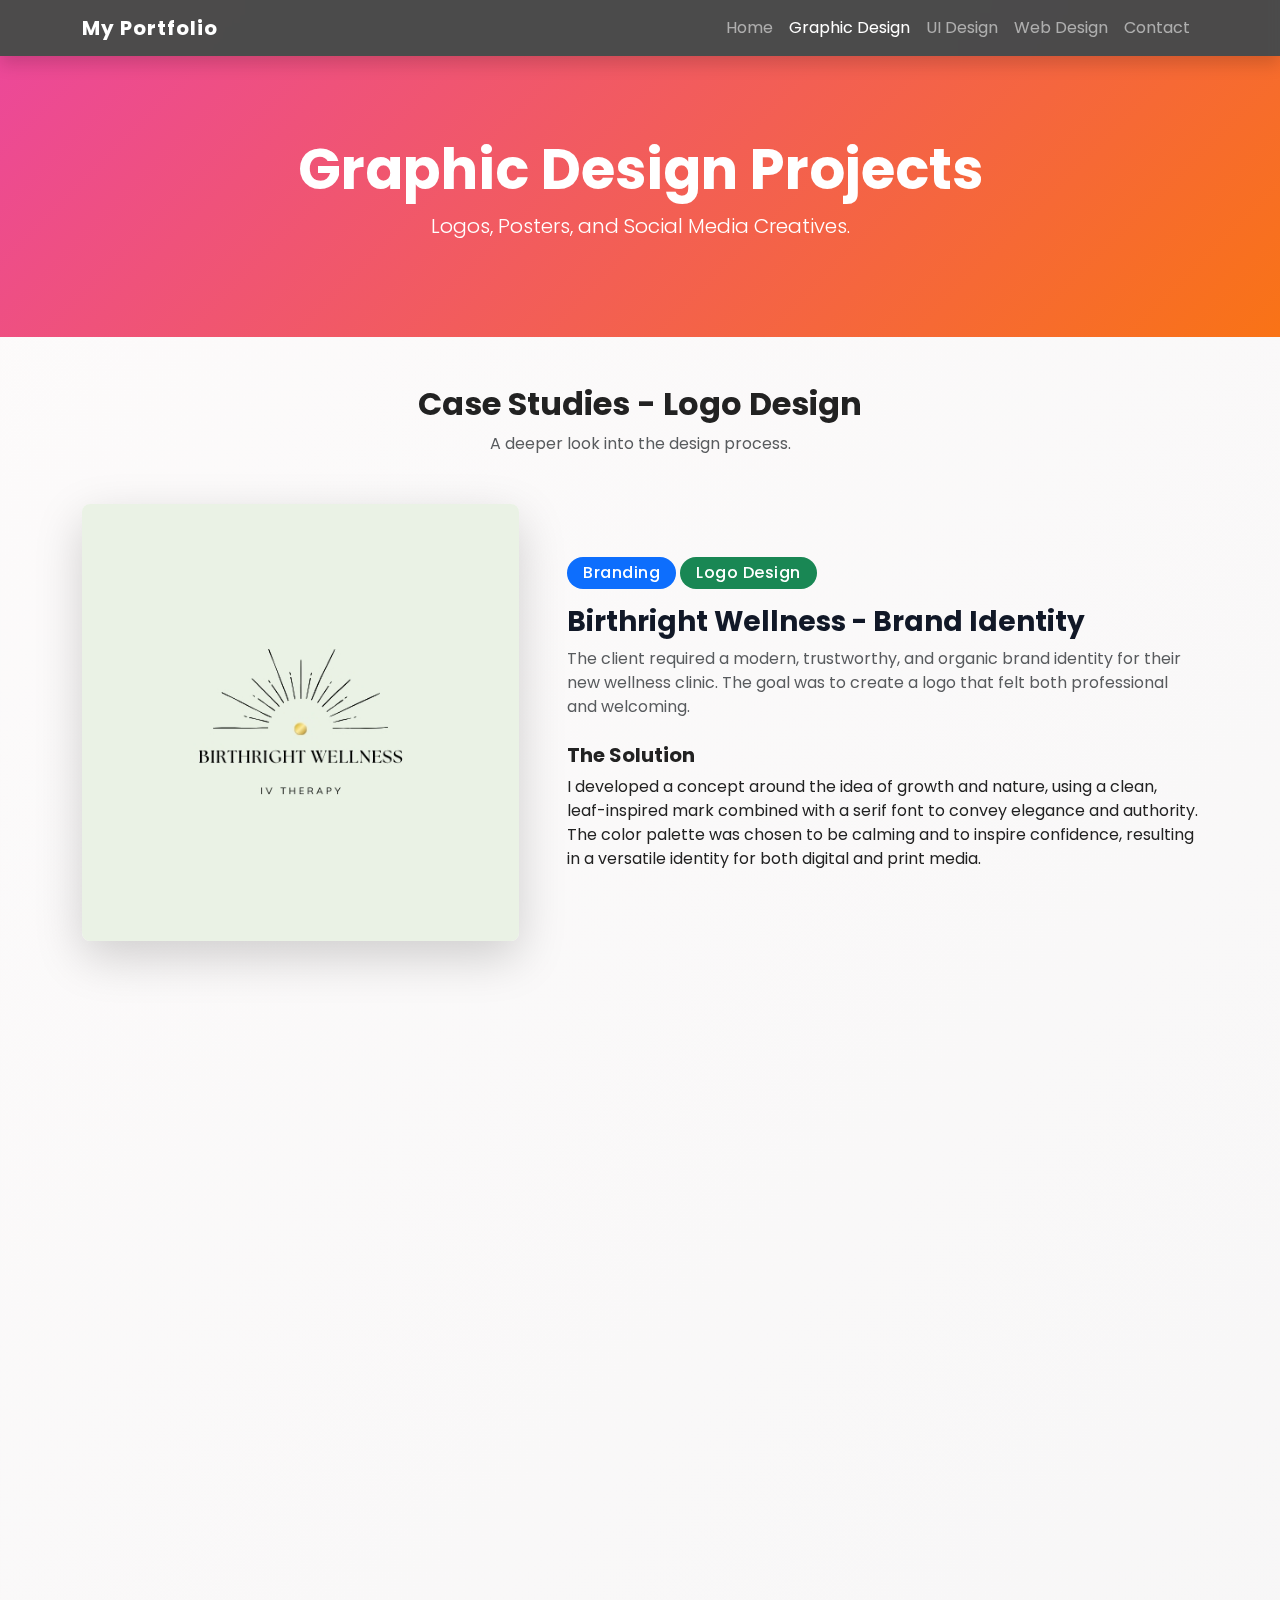
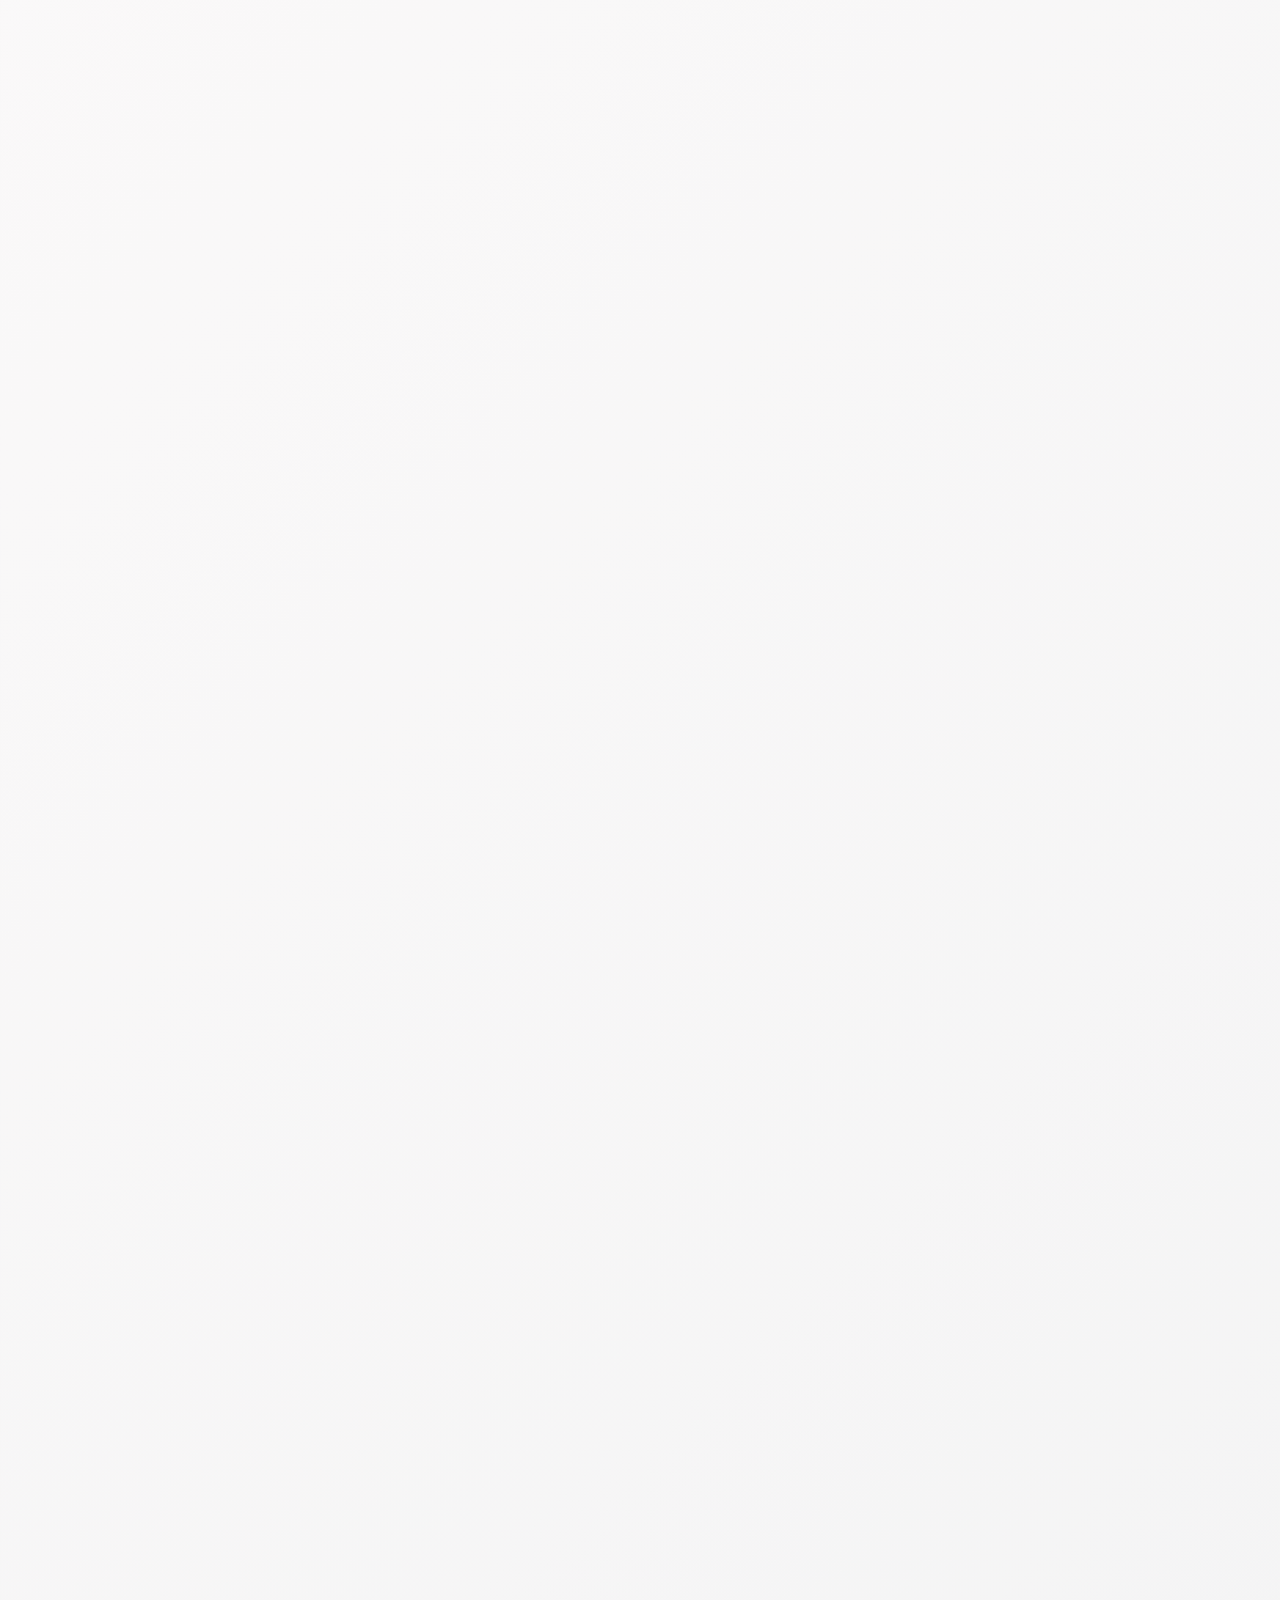
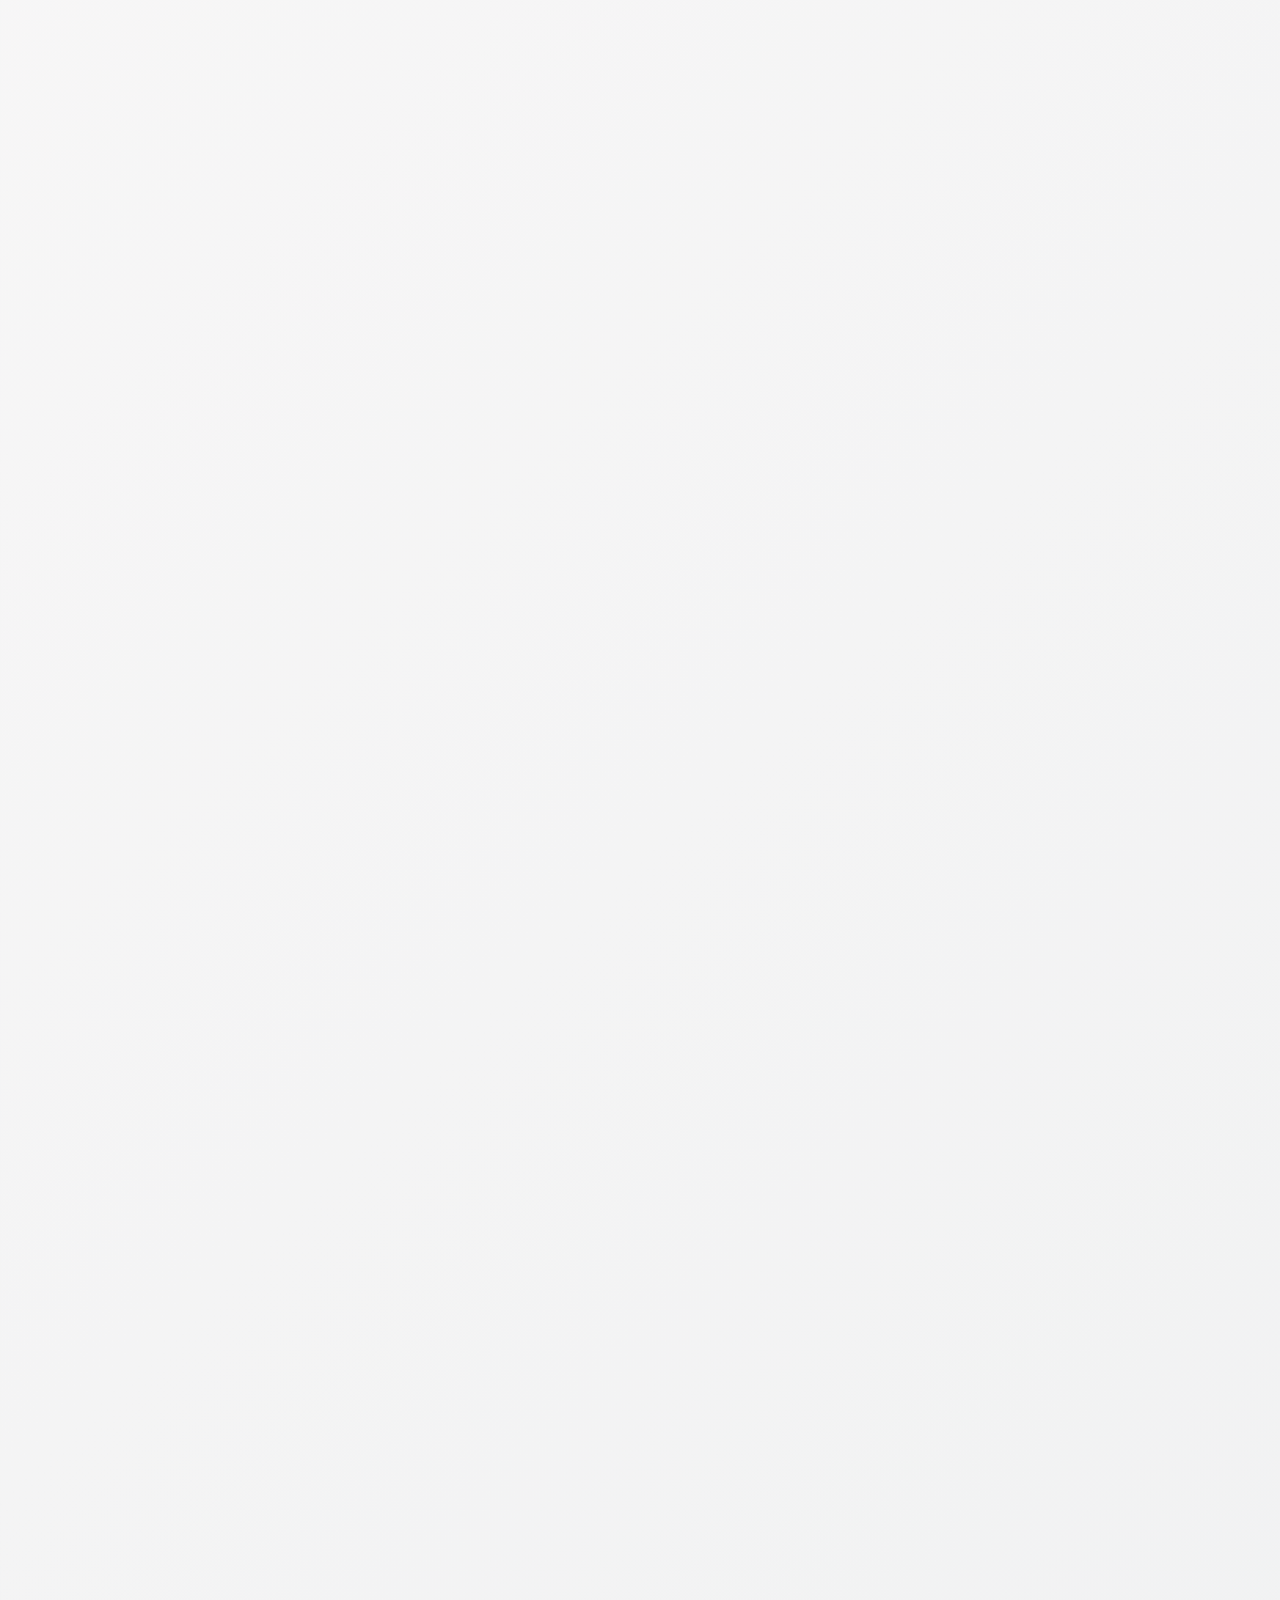
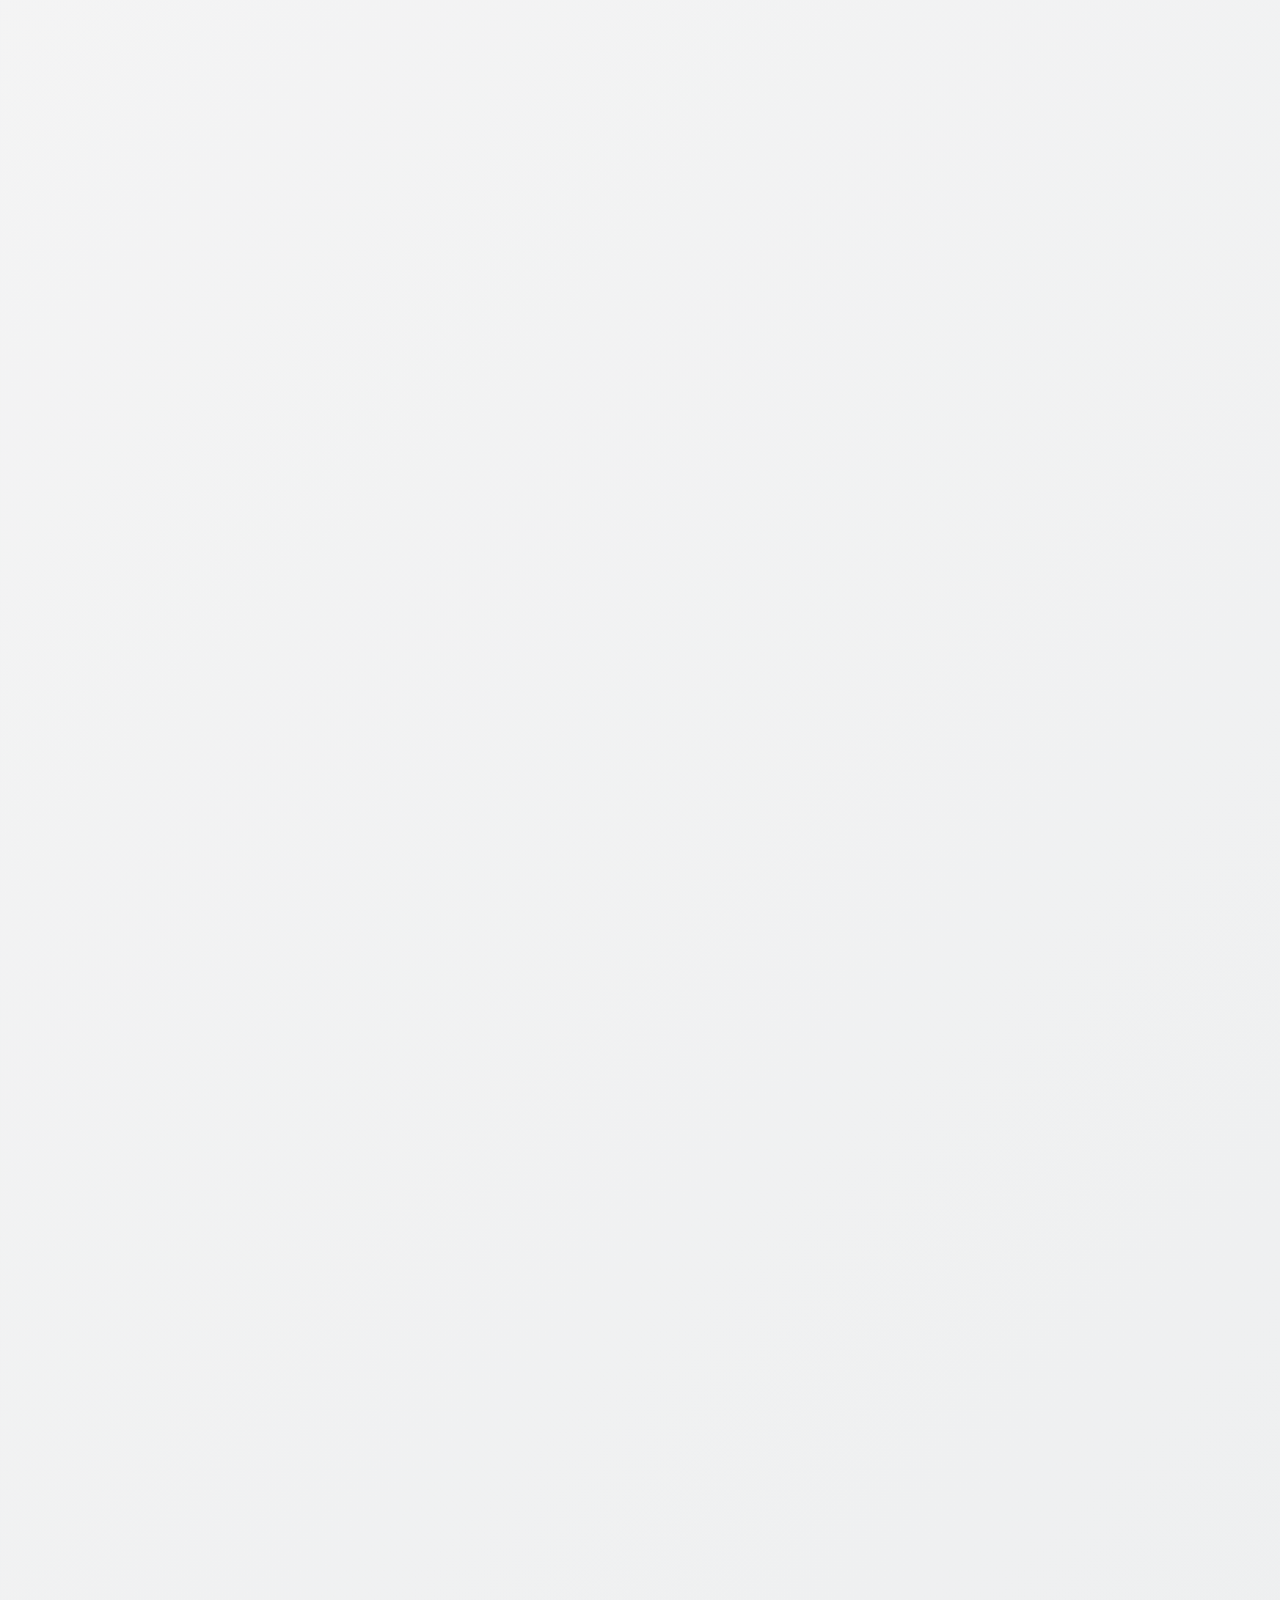
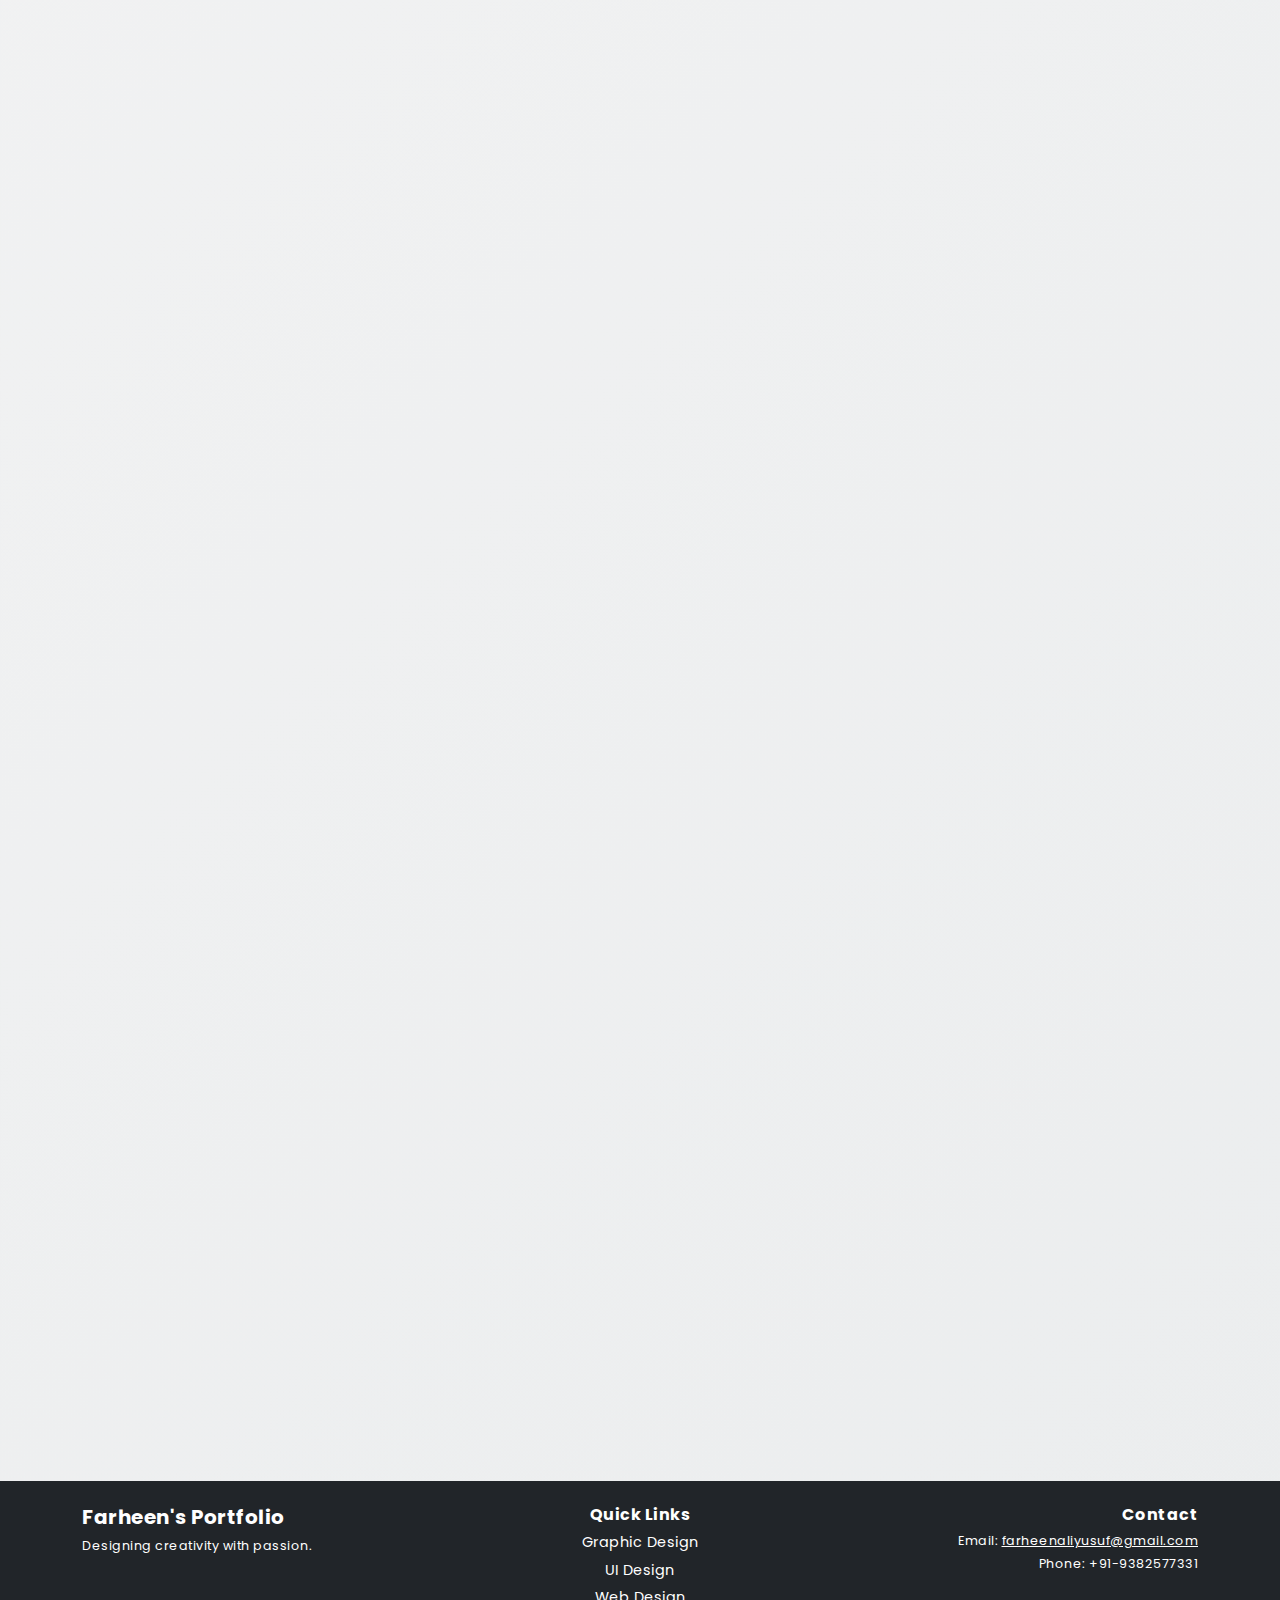
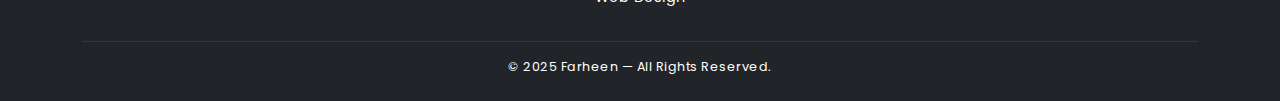
<file: graphics.html>
<!DOCTYPE html>
<html lang="en">
<head>
  <meta charset="UTF-8">
  <meta name="viewport" content="width=device-width, initial-scale=1.0">
  <title>Graphic Design Projects</title>
  <link href="https://cdn.jsdelivr.net/npm/bootstrap@5.3.2/dist/css/bootstrap.min.css" rel="stylesheet">
  <link href="https://cdn.jsdelivr.net/npm/aos@2.3.4/dist/aos.css" rel="stylesheet">
  <link rel="preconnect" href="https://fonts.googleapis.com">
  <link rel="preconnect" href="https://fonts.gstatic.com" crossorigin>
  <link href="https://fonts.googleapis.com/css2?family=Poppins:wght@400;500;700&display=swap" rel="stylesheet">
  <link rel="stylesheet" href="style.css">
</head>
<body>
  <nav class="navbar navbar-expand-lg navbar-dark bg-dark sticky-top shadow">
    <div class="container">
      <a class="navbar-brand fw-bold" href="index.html">My Portfolio</a>
      <button class="navbar-toggler" type="button" data-bs-toggle="collapse" data-bs-target="#navbarNav">
        <span class="navbar-toggler-icon"></span>
      </button>
      <div class="collapse navbar-collapse" id="navbarNav">
        <ul class="navbar-nav ms-auto">
          <li class="nav-item"><a class="nav-link" href="index.html">Home</a></li>
          <li class="nav-item"><a class="nav-link active" href="graphics.html">Graphic Design</a></li>
          <li class="nav-item"><a class="nav-link" href="ui.html">UI Design</a></li>
          <li class="nav-item"><a class="nav-link" href="web.html">Web Design</a></li>
          <li class="nav-item"><a class="nav-link" href="index.html#contact">Contact</a></li>
        </ul>
      </div>
    </div>
  </nav>

  <section class="graphics-hero text-center text-white">
    <div class="container">
      <h1 class="display-4 fw-bold" data-aos="fade-up">Graphic Design Projects</h1>
      <p class="lead" data-aos="fade-up" data-aos-delay="100">Logos, Posters, and Social Media Creatives.</p>
    </div>
  </section>

  <section id="case-studies" class="py-5">
    <div class="container">
    <div class="text-center mb-5">
      <h2 class="fw-bold" data-aos="fade-up">Case Studies - Logo Design</h2>
      <p class="text-muted" data-aos="fade-up" data-aos-delay="100">A deeper look into the design process.</p>
    </div>

    <div class="row align-items-center g-5 mb-5" data-aos="fade-right">
      <div class="col-lg-5"> <img src="assets/img/Logo/_Birthright Wellness logo.jpg" alt="Birthright Wellness Case Study" class="img-fluid rounded-3 shadow-lg case-study-image">
      </div>
      <div class="col-lg-7"> <div>
          <span class="badge bg-primary rounded-pill fs-6 px-3 py-2">Branding</span>
          <span class="badge bg-success rounded-pill fs-6 px-3 py-2">Logo Design</span>
        </div>
        <h3 class="fw-bold mt-3">Birthright Wellness - Brand Identity</h3>
        <p class="text-muted">The client required a modern, trustworthy, and organic brand identity for their new wellness clinic. The goal was to create a logo that felt both professional and welcoming.</p>
        <h5 class="fw-bold mt-4">The Solution</h5>
        <p>I developed a concept around the idea of growth and nature, using a clean, leaf-inspired mark combined with a serif font to convey elegance and authority. The color palette was chosen to be calming and to inspire confidence, resulting in a versatile identity for both digital and print media.</p>
      </div>
    </div>

    <div class="row align-items-center g-5 mb-5" data-aos="fade-left">
      <div class="col-lg-5 order-lg-2"> <img src="assets/img/Logo/1.svg" alt="Made Case Study" class="img-fluid rounded-3 shadow-lg case-study-image">
      </div>
      <div class="col-lg-7 order-lg-1"> <div>
          <span class="badge bg-primary rounded-pill fs-6 px-3 py-2">Branding</span>
          <span class="badge bg-success rounded-pill fs-6 px-3 py-2">Logo Design</span>
        </div>
        <h3 class="fw-bold mt-3">MADE - Brand Identity</h3>
        <p class="text-muted">The brief was to create an elegant and inspiring identity for "Made," an empowerment brand. The logo needed to symbolize transformation, strength, and personal growth for an audience focused on achieving their potential.</p>
        <h5 class="fw-bold mt-4">The Solution</h5>
        <p>The solution uses a butterfly as a powerful symbol of transformation. An elegant script font gives the brand a personal, approachable feel, while the purple color palette was chosen to evoke wisdom and empowerment. The final logo is a strong, inspiring identity that perfectly aligns with the brand's mission.</p>
      </div>
    </div>

    <div class="row align-items-center g-5 mb-5" data-aos="fade-right">
      <div class="col-lg-5"> <img src="assets/img/Logo/beauty.jpg" alt="Beauty Magic Case Study" class="img-fluid rounded-3 shadow-lg case-study-image">
      </div>
      <div class="col-lg-7"> <div>
          <span class="badge bg-primary rounded-pill fs-6 px-3 py-2">Branding</span>
          <span class="badge bg-success rounded-pill fs-6 px-3 py-2">Logo Design</span>
        </div>
        <h3 class="fw-bold mt-3">Beauty Magic - Brand Identity</h3>
        <p class="text-muted">The client, "Beauty Magic," a new luxury beauty studio, required a brand identity that was elegant, artistic, and minimalist. The goal was to create a logo that would appeal to a sophisticated clientele and visually represent the transformative and high-quality nature of their beauty services.</p>
        <h5 class="fw-bold mt-4">The Solution</h5>
        <p>The logo features a delicate, continuous line art illustration that combines a woman's face with a butterfly wing, symbolizing natural beauty and transformation. The typography pairs a clean, modern sans-serif with a classic, high-contrast serif, creating a timeless and sophisticated feel. The gold and black color palette reinforces the brand's luxurious and premium positioning.</p>
      </div>
    </div>

    <div class="row align-items-center g-5 mb-5" data-aos="fade-left">
      <div class="col-lg-5 order-lg-2"> <img src="assets/img/Logo/coffee.jpg" alt="Caffe Case Study" class="img-fluid rounded-3 shadow-lg case-study-image">
      </div>
      <div class="col-lg-7 order-lg-1"> <div>
          <span class="badge bg-primary rounded-pill fs-6 px-3 py-2">Branding</span>
          <span class="badge bg-success rounded-pill fs-6 px-3 py-2">Logo Design</span>
        </div>
        <h3 class="fw-bold mt-3">Caffe - Brand Identity</h3>
        <p class="text-muted">The client, a new local coffee shop named "Caffe," needed a brand identity that felt warm, friendly, and inviting. The primary goal was to create a logo that communicated the high quality of their "Premium Coffee" while establishing a cozy and comfortable atmosphere for customers.</p>
        <h5 class="fw-bold mt-4">The Solution</h5>
        <p>This logo uses a classic circular emblem design to create a friendly and timeless feel. The central illustration of a steaming cup instantly identifies the business. A custom, rounded script font for "Caffe" feels approachable and unique, while the warm color palette of rich browns and creams evokes the comfort and aroma of fresh coffee.</p>
      </div>
    </div>

    <div class="row align-items-center g-5 mb-5" data-aos="fade-right">
      <div class="col-lg-5"> <img src="assets/img/Logo/perfume.jpg" alt="Aqua Pure Pools Case Study" class="img-fluid rounded-3 shadow-lg case-study-image">
      </div>
      <div class="col-lg-7"> <div>
          <span class="badge bg-primary rounded-pill fs-6 px-3 py-2">Branding</span>
          <span class="badge bg-success rounded-pill fs-6 px-3 py-2">Logo Design</span>
        </div>
        <h3 class="fw-bold mt-3">Aqua Pure Pools - Brand Identity</h3>
        <p class="text-muted">The client, "Aqua Pure Pools," a company specializing in pool installation and maintenance, needed a modern and professional logo. The key challenge was to create a design that conveyed trust, cleanliness, and the dynamic nature of water, positioning them as reliable experts in the industry.</p>
        <h5 class="fw-bold mt-4">The Solution</h5>
        <p>The logo uses a bold, solid font for "AQUA" to communicate strength and reliability. Dynamic blue waves are integrated into the lettering to create a sense of fluidity and directly link the brand to water. The clean, minimalist tagline and the blue and black color palette work together to reinforce a feeling of professionalism and purity.</p>
      </div>
    </div>

    <div class="row align-items-center g-5 mb-5" data-aos="fade-left">
      <div class="col-lg-5 order-lg-2"> <img src="assets/img/Logo/Nas.png" alt="Nas CodeCraft Case Study" class="img-fluid rounded-3 shadow-lg case-study-image">
      </div>
      <div class="col-lg-7 order-lg-1"> <div>
          <span class="badge bg-primary rounded-pill fs-6 px-3 py-2">Branding</span>
          <span class="badge bg-success rounded-pill fs-6 px-3 py-2">Logo Design</span>
        </div>
        <h3 class="fw-bold mt-3">NAS CodeCraft - Brand Identity</h3>
        <p class="text-muted">The client, "NAS CodeCraft," a software development company, needed a modern and dynamic logo that would represent innovation and technical expertise. The goal was to create a professional brand identity that conveyed the process of transforming abstract ideas into concrete digital realities for their clients.</p>
        <h5 class="fw-bold mt-4">The Solution</h5>
        <p>The logo features an abstract, futuristic icon of intertwined blocks, symbolizing coding, collaboration, and the building of digital products. A clean, geometric font was chosen to project a modern and professional image. The vibrant blue-to-cyan color gradient represents technology and innovation, resulting in a dynamic identity that perfectly captures the company's mission.</p>
      </div>
    </div>

    <div class="text-center mb-5">
      <h2 class="fw-bold" data-aos="fade-up">Case Studies - Poster Design</h2>
      <p class="text-muted" data-aos="fade-up" data-aos-delay="100">A deeper look into the design process.</p>
    </div>

    <div class="row align-items-center g-5 mb-5" data-aos="fade-right">
      <div class="col-lg-5"> <img src="assets/img/poster/1 (1).jpg" alt="Product Poster Case Study" class="img-fluid rounded-3 shadow-lg case-study-image">
      </div>
      <div class="col-lg-7"> <div>
          <span class="badge bg-warning text-dark rounded-pill fs-6 px-3 py-2">Advertising</span>
          <span class="badge bg-info text-dark rounded-pill fs-6 px-3 py-2">Poster Design</span>
        </div>
        <h3 class="fw-bold mt-3">AURA Perfumes - Product Launch</h3>
        <p class="text-muted">For the launch of a new luxury fragrance, the challenge was to create a poster that captured the product's essence—bold, modern, and sophisticated—while standing out in a crowded market.</p>
        <h5 class="fw-bold mt-4">The Solution</h5>
        <p>The design centers around high-impact product photography with a dramatic, warm color scheme. Typography was kept minimal and elegant to let the product shine. The final poster effectively communicates a sense of luxury and appeal, driving interest for the new launch.</p>
      </div>
    </div>

    <div class="row align-items-center g-5 mb-5" data-aos="fade-left">
      <div class="col-lg-5 order-lg-2"> <img src="assets/img/poster/FacebookInstagram Static feed Ad Creative.jpg" alt="Product Poster Case Study" class="img-fluid rounded-3 shadow-lg case-study-image">
      </div>
      <div class="col-lg-7 order-lg-1"> <div>
          <span class="badge bg-warning text-dark rounded-pill fs-6 px-3 py-2">Advertising</span>
          <span class="badge bg-info text-dark rounded-pill fs-6 px-3 py-2">Poster Design</span>
        </div>
        <h3 class="fw-bold mt-3">Reset the Airwaves - Product Launch</h3>
        <p class="text-muted">The client, a personal development coach, needed an engaging social media ad creative for their 5-day online event, "Reset the Airwaves." The design's goal was to attract individuals seeking to improve their mindset and confidence. The creative needed to feel inspiring, warm, and professional, clearly communicating the event's value and encouraging immediate sign-ups.</p>
        <h5 class="fw-bold mt-4">The Solution</h5>
        <p>The design uses a warm purple and gold gradient to create an inviting and soulful atmosphere. A central microphone icon powerfully visualizes the "Reset the Airwaves" theme, symbolizing self-expression and finding one's voice. Elegant typography clearly presents the key benefits and event details, while a prominent call-to-action button, "Save My Spot Now," is used to drive conversions and registrations.</p>
      </div>
    </div>

    <div class="row align-items-center g-5 mb-5" data-aos="fade-right">
      <div class="col-lg-5"> <img src="assets/img/poster/Cloths.png" alt="Product Poster Case Study" class="img-fluid rounded-3 shadow-lg case-study-image">
      </div>
      <div class="col-lg-7"> <div>
          <span class="badge bg-warning text-dark rounded-pill fs-6 px-3 py-2">Advertising</span>
          <span class="badge bg-info text-dark rounded-pill fs-6 px-3 py-2">Poster Design</span>
        </div>
        <h3 class="fw-bold mt-3">OFF-KILTER - Product Launch</h3>
        <p class="text-muted">The client, modern fashion brand "OFF-KILTER," required a promotional graphic for their new "April Collection." The objective was to create a design that reflected the brand's cool, minimalist, and trendy aesthetic while effectively showcasing key looks to a style-conscious audience on social media.</p>
        <h5 class="fw-bold mt-4">The Solution</h5>
        <p>This design uses a clean, four-panel grid to present a curated look at the collection, balancing comfort and edgy style. A subtle paper texture background adds a sophisticated feel, while the elegant script typography contrasts with the modern brand logo. The final creative effectively captures the collection's chic, neutral color palette and cool, effortless vibe.</p>
      </div>
    </div>

    <div class="row align-items-center g-5 mb-5" data-aos="fade-left">
      <div class="col-lg-5 order-lg-2"> <img src="assets/img/poster/tech.png" alt="Product Poster Case Study" class="img-fluid rounded-3 shadow-lg case-study-image">
      </div>
      <div class="col-lg-7 order-lg-1"> <div>
          <span class="badge bg-warning text-dark rounded-pill fs-6 px-3 py-2">Advertising</span>
          <span class="badge bg-info text-dark rounded-pill fs-6 px-3 py-2">Poster Design</span>
        </div>
        <h3 class="fw-bold mt-3">Tech Experience - Product Launch</h3>
        <p class="text-muted">The objective was to design a promotional poster for "Tech Experience," a conference focused on the future of technology. The design needed to be visually striking, capturing a futuristic and innovative spirit to generate excitement and attract tech professionals, students, and enthusiasts to the event.</p>
        <h5 class="fw-bold mt-4">The Solution</h5>
        <p>This poster uses a vibrant, synthwave-inspired illustration with glowing geometric shapes and an abstract landscape to create a forward-thinking atmosphere. The color palette of deep blues and electric pinks gives the design a dynamic, high-energy feel. Bold, modern typography ensures the event title is impactful, resulting in a compelling design that effectively communicates the theme of "Unleashing the Future.</p>
      </div>
    </div>

    <div class="row align-items-center g-5 mb-5" data-aos="fade-right">
      <div class="col-lg-5"> <img src="assets/img/poster/watch.png" alt="Product Poster Case Study" class="img-fluid rounded-3 shadow-lg case-study-image">
      </div>
      <div class="col-lg-7"> <div>
          <span class="badge bg-warning text-dark rounded-pill fs-6 px-3 py-2">Advertising</span>
          <span class="badge bg-info text-dark rounded-pill fs-6 px-3 py-2">Poster Design</span>
        </div>
        <h3 class="fw-bold mt-3">SOLUM - Product Launch</h3>
        <p class="text-muted">The client, modern watch brand "SOLUM," needed a premium and minimalist ad creative for a new product launch. The primary goal was to showcase the watch's sophisticated and detailed design in a clean, high-end setting while clearly communicating a special introductory discount to attract customers.</p>
        <h5 class="fw-bold mt-4">The Solution</h5>
        <p>The watch is presented on a white podium to create a focal point, immediately drawing attention to its intricate features. The clean, bright background with soft leaf shadows adds a touch of elegance and sophistication. A mix of bold and script fonts creates a modern typographic hierarchy, effectively announcing the new product and its promotional offer in a stylish way.</p>
      </div>
    </div>

    <div class="row align-items-center g-5 mb-5" data-aos="fade-left">
      <div class="col-lg-5 order-lg-2"> <img src="assets/img/poster/design.png" alt="Product Poster Case Study" class="img-fluid rounded-3 shadow-lg case-study-image">
      </div>
      <div class="col-lg-7 order-lg-1"> <div>
          <span class="badge bg-warning text-dark rounded-pill fs-6 px-3 py-2">Advertising</span>
          <span class="badge bg-info text-dark rounded-pill fs-6 px-3 py-2">Poster Design</span>
        </div>
        <h3 class="fw-bold mt-3">Design Exploration - Product Launch</h3>
        <p class="text-muted">The objective was to design a poster for "Design Exploration," a festival aimed at a modern, creative audience. The design needed to be artistic and abstract, capturing the theme of exploration and the fluid nature of the creative process, while maintaining a clean, structured layout for the event details.</p>
        <h5 class="fw-bold mt-4">The Solution</h5>
        <p>The poster features a bold, organic shape with a vibrant, liquid-marble texture, symbolizing the dynamic and experimental spirit of design. This artistic element is balanced by a minimalist layout and clean, sans-serif typography. The striking color palette of orange and blue creates an energetic and engaging visual, resulting in a contemporary design that appeals to a creative audience.</p>
      </div>
    </div>

    <div class="row align-items-center g-5 mb-5" data-aos="fade-right">
      <div class="col-lg-5"> <img src="assets/img/Social/Blue and White Modern Creative Real Estate Social Media Post.png" alt="Product Poster Case Study" class="img-fluid rounded-3 shadow-lg case-study-image">
      </div>
      <div class="col-lg-7"> <div>
          <span class="badge bg-warning text-dark rounded-pill fs-6 px-3 py-2">Advertising</span>
          <span class="badge bg-info text-dark rounded-pill fs-6 px-3 py-2">Poster Design</span>
        </div>
        <h3 class="fw-bold mt-3">Real Estate - Product Launch</h3>
        <p class="text-muted">The project brief was to design a creative and modern social media post template for a real estate agency. The goal was to move beyond simple property photos and create an aspirational design that captures the emotional concept of finding a "dream home," encouraging potential buyers to book a site visit.</p>
        <h5 class="fw-bold mt-4">The Solution</h5>
        <p>The design features a compelling 3D visual of a house emerging from a smartphone, creatively illustrating the idea of turning a digital search into a real-life home. The emotional headline, "Find More Than Just Four Walls," connects with the buyer's aspirations. A clean layout and soft blue background ensure that key information like price, loan availability, and contact details are clear and easy to read, prompting action.</p>
      </div>
    </div>
    
    </div>
</section>

  <footer class="py-4 bg-dark text-white">
    <div class="container">
      <div class="row">
        <div class="col-md-4 mb-3 mb-md-0 text-center text-md-start"><h5 class="fw-bold">Farheen's Portfolio</h5><p class="small mb-0">Designing creativity with passion.</p></div>
        <div class="col-md-4 mb-3 mb-md-0 text-center"><h6 class="fw-bold">Quick Links</h6><ul class="list-unstyled"><li><a href="graphics.html" class="text-white text-decoration-none">Graphic Design</a></li><li><a href="ui.html" class="text-white text-decoration-none">UI Design</a></li><li><a href="web.html" class="text-white text-decoration-none">Web Design</a></li></ul></div>
        <div class="col-md-4 text-center text-md-end"><h6 class="fw-bold">Contact</h6><p class="mb-1 small">Email: <a href="mailto:farheenaliyusuf@gmail.com" class="text-white">farheenaliyusuf@gmail.com</a></p><p class="mb-0 small">Phone: +91-9382577331</p></div>
      </div>
      <hr class="border-secondary my-3">
      <div class="text-center small">&copy; 2025 Farheen — All Rights Reserved.</div>
    </div>
  </footer>

  <script src="https://cdn.jsdelivr.net/npm/bootstrap@5.3.2/dist/js/bootstrap.bundle.min.js"></script>
  <script src="https://cdn.jsdelivr.net/npm/aos@2.3.4/dist/aos.js"></script>
  <script>AOS.init({ once: false, duration: 800 });</script>
</body>
</html>
</file>
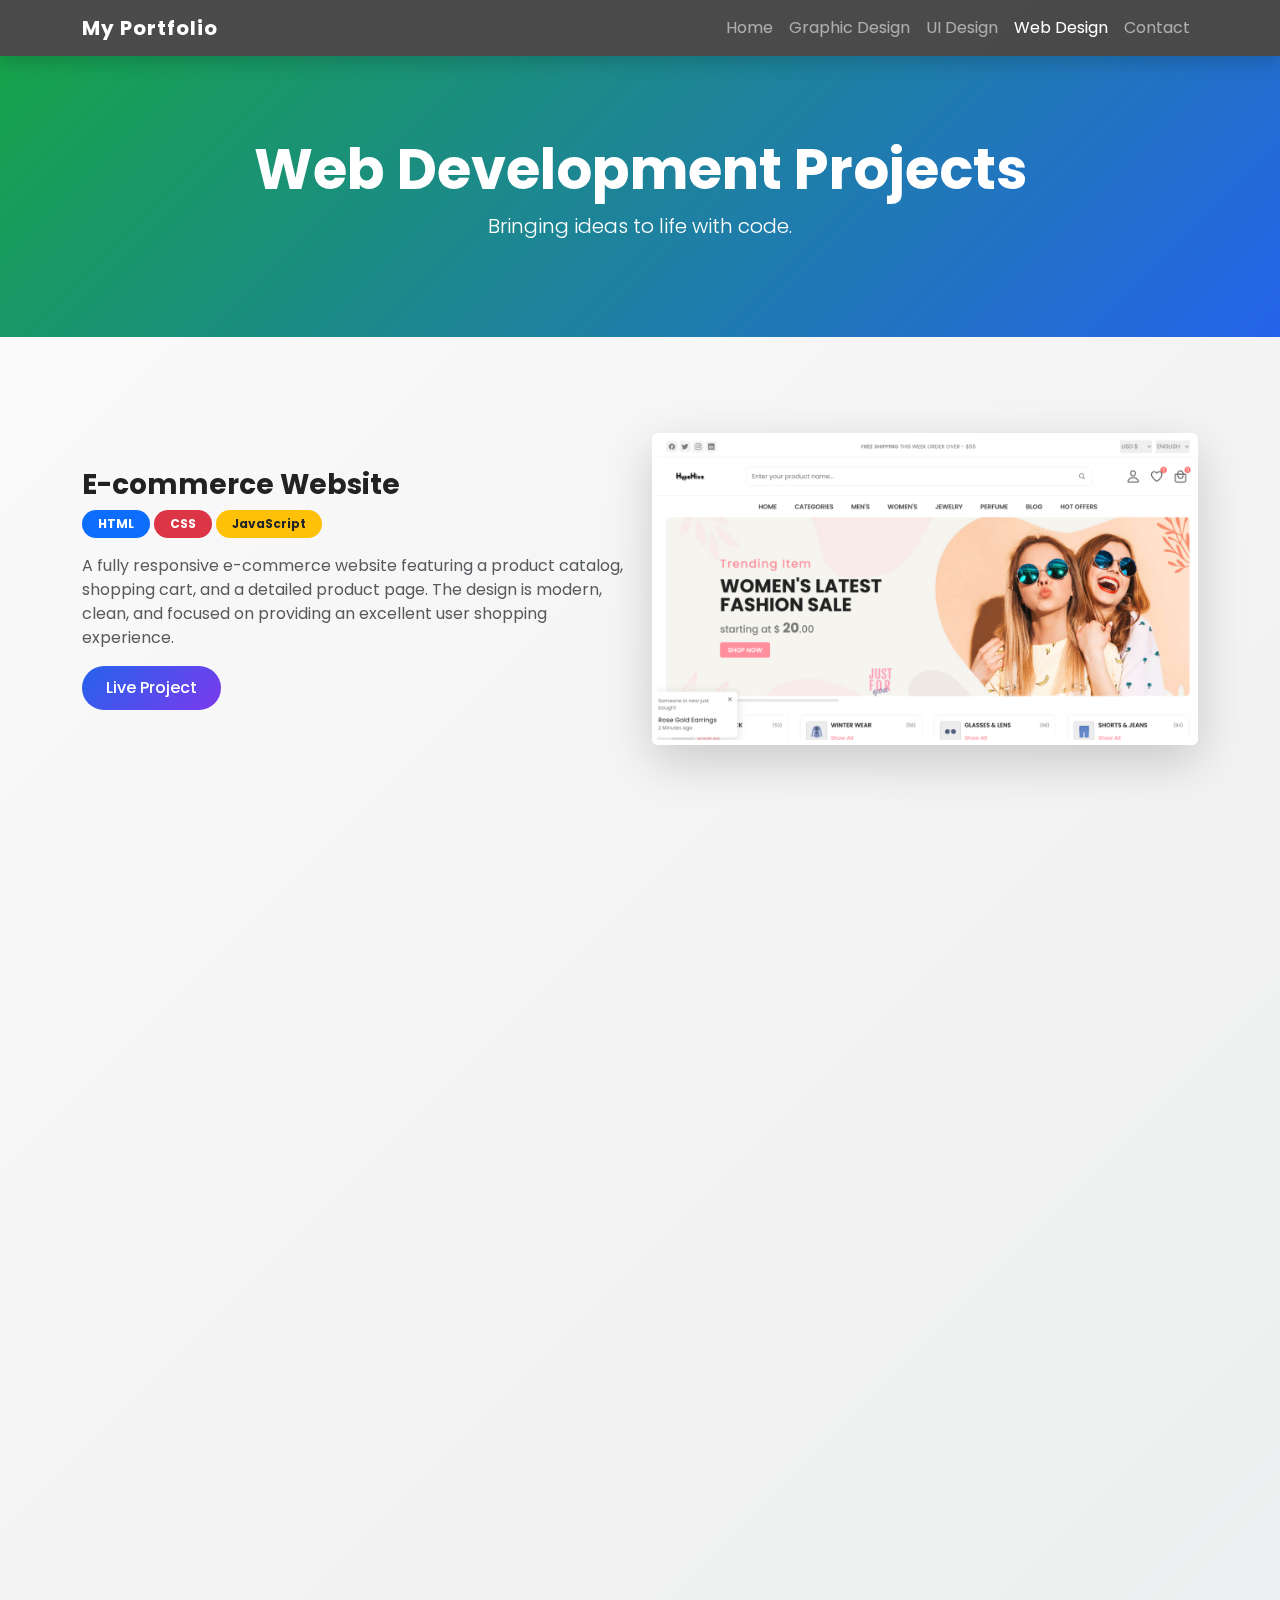
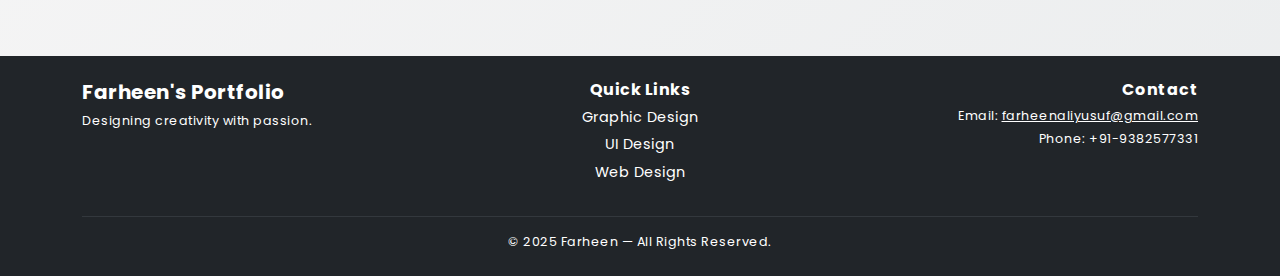
<file: web.html>
<!DOCTYPE html>
<html lang="en">
<head>
  <meta charset="UTF-8">
  <meta name="viewport" content="width=device-width, initial-scale=1.0">
  <title>Web Design Projects</title>
  <link href="https://cdn.jsdelivr.net/npm/bootstrap@5.3.2/dist/css/bootstrap.min.css" rel="stylesheet">
  <link href="https://cdn.jsdelivr.net/npm/aos@2.3.4/dist/aos.css" rel="stylesheet">
  <link rel="preconnect" href="https://fonts.googleapis.com">
  <link rel="preconnect" href="https://fonts.gstatic.com" crossorigin>
  <link href="https://fonts.googleapis.com/css2?family=Poppins:wght@400;500;700&display=swap" rel="stylesheet">
  <link rel="stylesheet" href="style.css">
</head>
<body>
  <nav class="navbar navbar-expand-lg navbar-dark bg-dark sticky-top shadow">
    <div class="container">
      <a class="navbar-brand fw-bold" href="index.html">My Portfolio</a>
      <button class="navbar-toggler" type="button" data-bs-toggle="collapse" data-bs-target="#navbarNav">
        <span class="navbar-toggler-icon"></span>
      </button>
      <div class="collapse navbar-collapse" id="navbarNav">
        <ul class="navbar-nav ms-auto">
          <li class="nav-item"><a class="nav-link" href="index.html">Home</a></li>
          <li class="nav-item"><a class="nav-link" href="graphics.html">Graphic Design</a></li>
          <li class="nav-item"><a class="nav-link" href="ui.html">UI Design</a></li>
          <li class="nav-item"><a class="nav-link active" href="web.html">Web Design</a></li>
          <li class="nav-item"><a class="nav-link" href="index.html#contact">Contact</a></li>
        </ul>
      </div>
    </div>
  </nav>

  <section class="web-hero text-center text-white">
    <div class="container">
      <h1 class="display-4 fw-bold" data-aos="fade-up">Web Development Projects</h1>
      <p class="lead" data-aos="fade-up" data-aos-delay="100">Bringing ideas to life with code.</p>
    </div>
  </section>

  <section id="web-projects" class="py-5">
    <div class="container">

      <div class="row align-items-center py-5">
        <div class="col-lg-6" data-aos="fade-right">
          <h3 class="fw-bold">E-commerce Website</h3>
          <div class="mb-3">
            <span class="badge bg-primary rounded-pill px-3 py-2">HTML</span>
            <span class="badge bg-danger rounded-pill px-3 py-2">CSS</span>
            <span class="badge bg-warning text-dark rounded-pill px-3 py-2">JavaScript</span>
          </div>
          <p class="text-muted">A fully responsive e-commerce website featuring a product catalog, shopping cart, and a detailed product page. The design is modern, clean, and focused on providing an excellent user shopping experience.</p>
          <a href="https://farheenaliyu.github.io/HypeHive/" target="_blank" class="btn btn-primary">Live Project</a>
          
        </div>
        <div class="col-lg-6" data-aos="fade-left">
          <img src="assets/img/web/1.png" class="img-fluid rounded shadow-lg feature-image" alt="E-commerce Website Mockup">
        </div>
      </div>

      <div class="row align-items-center py-5">
        <div class="col-lg-6 order-lg-2" data-aos="fade-left">
          <h3 class="fw-bold">Music Player App</h3>
          <div class="mb-3">
            <span class="badge bg-info rounded-pill px-3 py-2">React</span>
            <span class="badge bg-secondary rounded-pill px-3 py-2">API</span>
          </div>
          <p class="text-muted">A web-based music player with a sleek interface. It allows users to play, pause, and skip tracks. The project utilizes a third-party API to fetch song data and display album art dynamically.</p>
          <a href="https://farheenaliyu.github.io/MusicPlayer/" target="_blank" class="btn btn-primary">Live Project</a>
          
        </div>
        <div class="col-lg-6 order-lg-1" data-aos="fade-right">
          <img src="assets/img/web/2.png" class="img-fluid rounded shadow-lg feature-image" alt="Music Player App Mockup">
        </div>
      </div>

      <div class="row align-items-center py-5">
        <div class="col-lg-6" data-aos="fade-right">
          <h3 class="fw-bold">Weather App</h3>
          <div class="mb-3">
            <span class="badge bg-warning text-dark rounded-pill px-3 py-2">JavaScript</span>
            <span class="badge bg-secondary rounded-pill px-3 py-2">API</span>
          </div>
          <p class="text-muted">A clean and simple weather application that provides real-time weather data for any city. It uses an external API to fetch weather conditions, temperature, and forecasts, presenting the information in a clear and readable format.</p>
          <a href="https://farheenaliyu.github.io/weather/" target="_blank" class="btn btn-primary">Live Project</a>
          
        </div>
        <div class="col-lg-6" data-aos="fade-left">
          <img src="assets/img/web/3.png" class="img-fluid rounded shadow-lg feature-image" alt="Weather App Mockup">
        </div>
      </div>

    </div>
  </section>

  <footer class="py-4 bg-dark text-white">
    <div class="container">
      <div class="row">
        <div class="col-md-4 mb-3 mb-md-0 text-center text-md-start"><h5 class="fw-bold">Farheen's Portfolio</h5><p class="small mb-0">Designing creativity with passion.</p></div>
        <div class="col-md-4 mb-3 mb-md-0 text-center"><h6 class="fw-bold">Quick Links</h6><ul class="list-unstyled"><li><a href="graphics.html" class="text-white text-decoration-none">Graphic Design</a></li><li><a href="ui.html" class="text-white text-decoration-none">UI Design</a></li><li><a href="web.html" class="text-white text-decoration-none">Web Design</a></li></ul></div>
        <div class="col-md-4 text-center text-md-end"><h6 class="fw-bold">Contact</h6><p class="mb-1 small">Email: <a href="mailto:farheenaliyusuf@gmail.com" class="text-white">farheenaliyusuf@gmail.com</a></p><p class="mb-0 small">Phone: +91-9382577331</p></div>
      </div>
      <hr class="border-secondary my-3">
      <div class="text-center small">&copy; 2025 Farheen — All Rights Reserved.</div>
    </div>
  </footer>

  <script src="https://cdn.jsdelivr.net/npm/bootstrap@5.3.2/dist/js/bootstrap.bundle.min.js"></script>
  <script src="https://cdn.jsdelivr.net/npm/aos@2.3.4/dist/aos.js"></script>
  <script>AOS.init({ once: false, duration: 800 });</script>
</body>
</html>
</file>
<file: style.css>
/* ===== Base ===== */
body {
  font-family: 'Poppins', sans-serif;
  background: linear-gradient(135deg, #fdfbfb 0%, #ebedee 100%);
  color: #222;
  overflow-x: hidden;
}

/* Smooth scroll */
html {
  scroll-behavior: smooth;
}

/* ===== Navbar ===== */
.navbar {
  background: rgba(0, 0, 0, 0.7) !important;
  backdrop-filter: blur(10px);
  transition: all 0.3s ease-in-out;
}
.navbar.scrolled {
  background: rgba(0,0,0,0.9) !important;
  box-shadow: 0 4px 20px rgba(0,0,0,0.4);
}
.navbar-brand {
  font-weight: 700;
  letter-spacing: 1px;
}
.nav-link {
  transition: color 0.3s ease;
}
.nav-link:hover {
  color: #0dcaf0 !important;
}

/* ===== Hero Section ===== */
.hero-section {
  position: relative;
  min-height: 90vh;
  background: linear-gradient(135deg, #1f2937, #111827);
  overflow: hidden;
  display: flex;
  align-items: center;
}

.gradient-text {
  background: linear-gradient(45deg, #ffe120, #ff4d97);
  -webkit-background-clip: text;
  -webkit-text-fill-color: transparent;
}

.hero-img {
  max-width: 260px;
  border-radius: 50%;
  box-shadow: 0 10px 25px rgba(0,0,0,0.3);
  animation: float 4s ease-in-out infinite;
}

@keyframes float {
  0%, 100% { transform: translateY(0px); }
  50% { transform: translateY(-12px); }
}

.timeline li {
  position: relative;
  padding-left: 20px;
  margin-bottom: 12px;
}
.timeline li::before {
  content: "•";
  position: absolute;
  left: 0;
  top: 0;
  color: #0d6efd; /* bootstrap primary blue */
  font-weight: bold;
}

/* Background animated shapes */
.shape {
  position: absolute;
  border-radius: 50%;
  filter: blur(80px);
  opacity: 0.6;
  animation: moveShape 20s infinite alternate ease-in-out;
}
.shape-1 {
  width: 300px; height: 300px;
  background: #2563eb;
  top: -50px; left: -80px;
}
.shape-2 {
  width: 250px; height: 250px;
  background: #7c3aed;
  bottom: -60px; right: -60px;
}
.shape-3 {
  width: 200px; height: 200px;
  top: 40%; left: 60%;
}

@keyframes moveShape {
  from { transform: translate(0, 0) scale(1); }
  to { transform: translate(40px, -40px) scale(1.2); }
}

/* ===== Graphics Page Hero ===== */
.graphics-hero {
  background: linear-gradient(135deg, #ec4899, #f97316);
  padding: 80px 0;
}

/* ===== Card Styling ===== */
.card {
  border-radius: 16px;
  border: none;
  overflow: hidden;
  background: rgba(255,255,255,0.9);
  backdrop-filter: blur(6px);
  box-shadow: 0 8px 24px rgba(0,0,0,0.12);
  transition: transform 0.4s ease, box-shadow 0.4s ease;
  transform-style: preserve-3d;
}
.card:hover {
  transform: translateY(-8px) scale(1.03);
  box-shadow: 0 16px 40px rgba(0,0,0,0.2);
}
.card img {
  transition: transform 0.5s ease;
}
.card:hover img {
  transform: scale(1.1);
}

.card-body {
  display: flex;
  flex-direction: column;
}
.card-body .btn {
  margin-top: auto; /* Button goes to bottom */
}


/* ===== Buttons ===== */
.btn {
  border-radius: 30px;
  padding: 10px 24px;
  font-weight: 500;
  transition: all 0.3s ease;
}
.btn-primary {
  background: linear-gradient(135deg, #2563eb, #7c3aed);
  border: none;
}
.btn-primary:hover {
  transform: translateY(-3px);
  box-shadow: 0 8px 20px rgba(124,58,237,0.5);
}


/* ===== Case Study Section ===== */
#case-studies .case-study-image {
  border-radius: 12px; /* Softer rounded corners */
  box-shadow: 0 15px 40px rgba(0, 0, 0, 0.12);
  transition: transform 0.4s ease-in-out, box-shadow 0.4s ease;
}

#case-studies .case-study-image:hover {
  transform: translateY(-8px) scale(1.03);
  box-shadow: 0 20px 50px rgba(0, 0, 0, 0.18);
}

#case-studies h3 {
  color: #111827; /* A dark, modern text color */
}

#case-studies .badge {
  font-weight: 500;
  letter-spacing: 0.5px;
}

/* ===== UI Page Hero ===== */
.ui-hero {
  background: linear-gradient(135deg, #3b82f6, #8b5cf6);
  padding: 80px 0;
}

/* ===== UI Case Study Section ===== */
#ui-case-study {
  background-color: #ffffff; /* Clean white background for the case study */
}

/* ===== UI Feature Section Images ===== */
.feature-image {
  border-radius: 20px;
  border: 5px solid #fff;
  box-shadow: 0 15px 40px rgba(0, 0, 0, 0.12);
  transition: transform 0.4s ease, box-shadow 0.4s ease;
}
.feature-image:hover {
  transform: translateY(-8px) scale(1.03);
  box-shadow: 0 20px 50px rgba(0, 0, 0, 0.18);
}

/* ===== Web Page Hero ===== */
.web-hero {
  background: linear-gradient(135deg, #16a34a, #2563eb);
  padding: 80px 0;
}

/* ===== Footer ===== */
footer {
  background: #0d1117;
  color: #bbb;
  font-size: 0.9rem;
  letter-spacing: 0.5px;
}

.footer-dark {
  background: #000;   /* pure black background */
  color: #fff;        /* text white */
}

.footer-dark small {
  color: #fff !important;
}

footer ul li {
  margin-bottom: 6px;
}
footer ul li a:hover {
  text-decoration: underline;
  color: #0d6efd; /* Bootstrap primary blue */
}

/* ===== Animations ===== */
[data-aos] {
  transition: all 0.6s ease;
}
</file>
